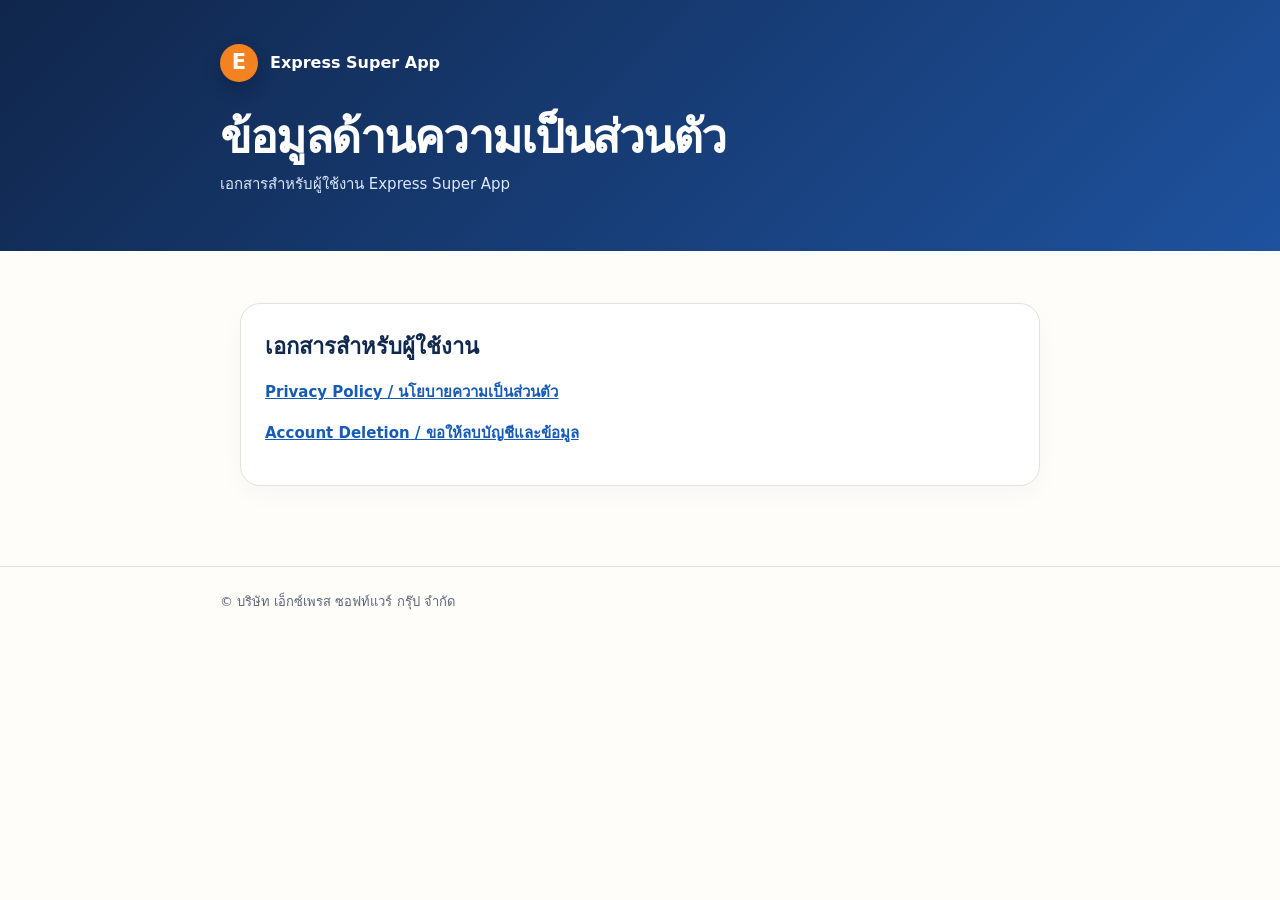
<file: index.html>
<!doctype html><html lang="th"><head><meta charset="utf-8"><meta name="viewport" content="width=device-width,initial-scale=1"><title>Express Super App — Legal</title><link rel="stylesheet" href="assets/site.css"></head><body><header><div class="wrap"><div class="brand"><div class="mark">E</div>Express Super App</div><h1>ข้อมูลด้านความเป็นส่วนตัว</h1><p class="lede">เอกสารสำหรับผู้ใช้งาน Express Super App</p></div></header><main class="wrap"><section><h2>เอกสารสำหรับผู้ใช้งาน</h2><p><a href="privacy/">Privacy Policy / นโยบายความเป็นส่วนตัว</a></p><p><a href="account-deletion/">Account Deletion / ขอให้ลบบัญชีและข้อมูล</a></p></section></main><footer><div class="wrap">© <span data-company></span></div></footer><script src="site-config.js"></script><script src="assets/site.js"></script></body></html>
</file>
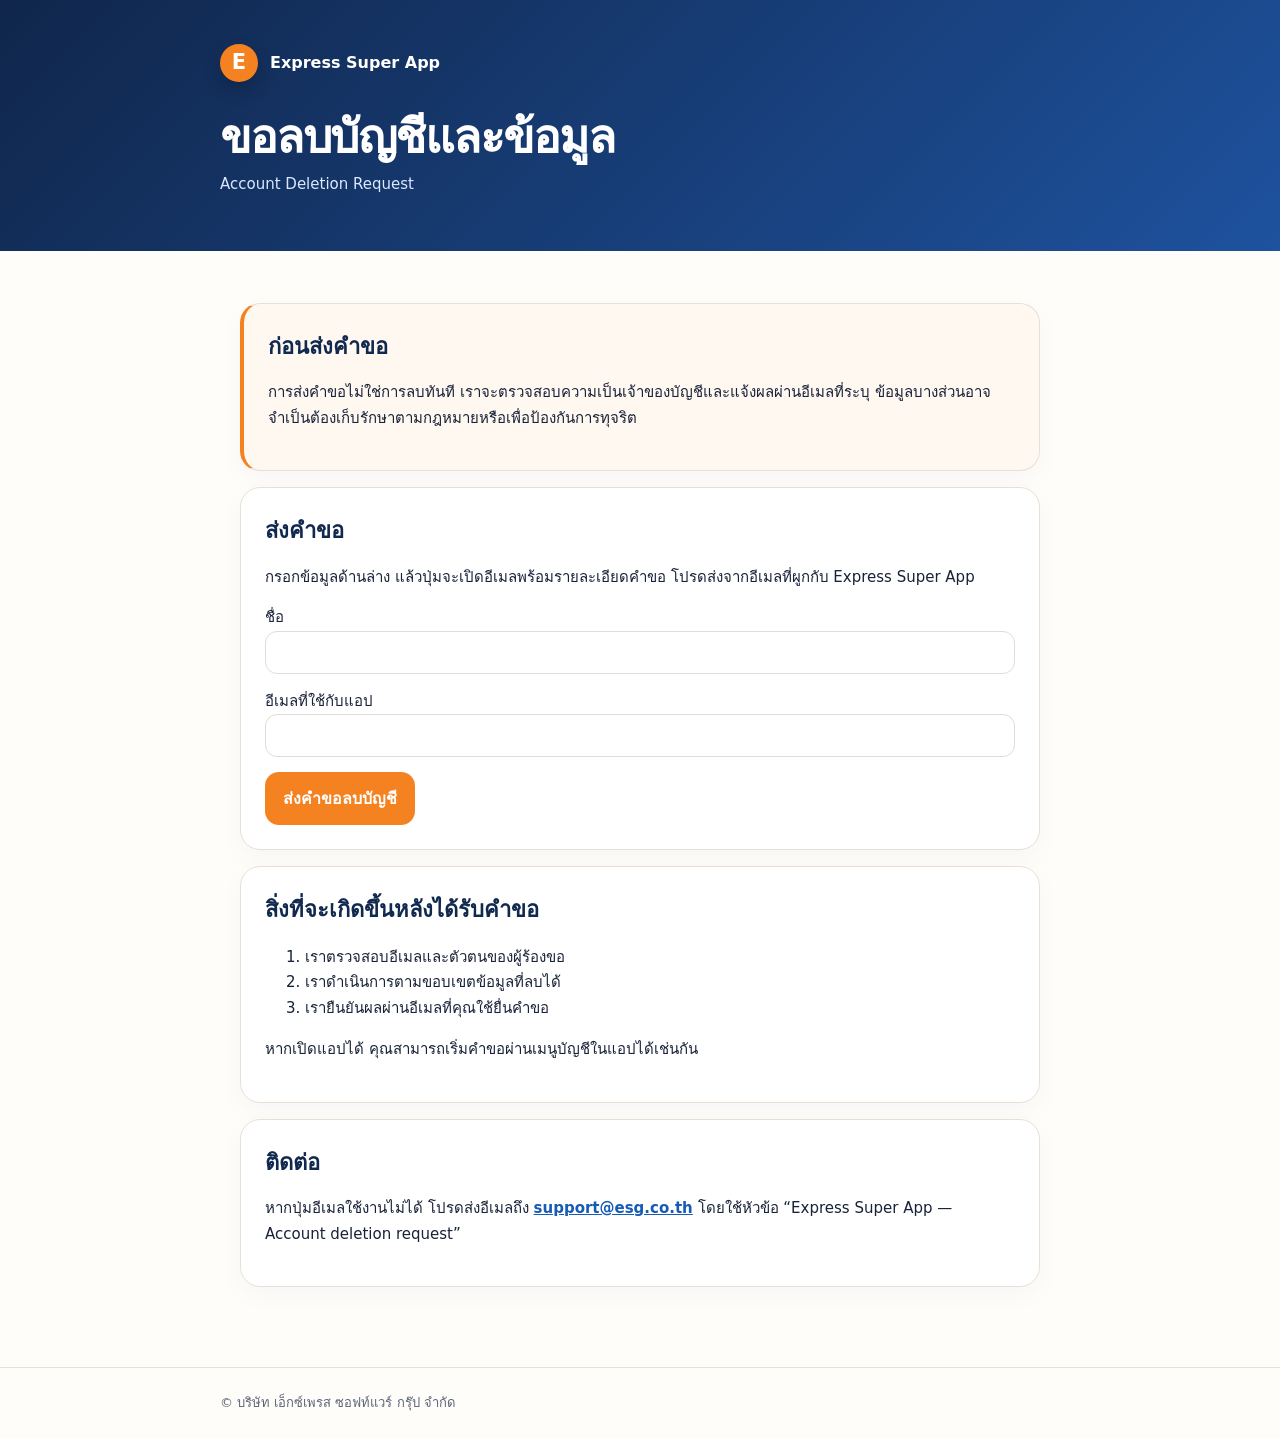
<file: account-deletion/index.html>
<!doctype html><html lang="th"><head><meta charset="utf-8"><meta name="viewport" content="width=device-width,initial-scale=1"><title>Account Deletion — Express Super App</title><link rel="stylesheet" href="../assets/site.css"></head><body><header><div class="wrap"><div class="brand"><div class="mark">E</div>Express Super App</div><h1>ขอลบบัญชีและข้อมูล</h1><p class="lede">Account Deletion Request</p></div></header><main class="wrap"><section class="notice"><h2>ก่อนส่งคำขอ</h2><p>การส่งคำขอไม่ใช่การลบทันที เราจะตรวจสอบความเป็นเจ้าของบัญชีและแจ้งผลผ่านอีเมลที่ระบุ ข้อมูลบางส่วนอาจจำเป็นต้องเก็บรักษาตามกฎหมายหรือเพื่อป้องกันการทุจริต</p></section><section><h2>ส่งคำขอ</h2><p>กรอกข้อมูลด้านล่าง แล้วปุ่มจะเปิดอีเมลพร้อมรายละเอียดคำขอ โปรดส่งจากอีเมลที่ผูกกับ Express Super App</p><p><label for="name">ชื่อ</label><br><input id="name" style="width:100%;padding:13px;border:1px solid #ddd;border-radius:12px" autocomplete="name"></p><p><label for="email">อีเมลที่ใช้กับแอป</label><br><input id="email" type="email" style="width:100%;padding:13px;border:1px solid #ddd;border-radius:12px" autocomplete="email"></p><p id="validation" style="color:#b42318;font-weight:700"></p><button class="cta" data-deletion-request>ส่งคำขอลบบัญชี</button></section><section><h2>สิ่งที่จะเกิดขึ้นหลังได้รับคำขอ</h2><ol><li>เราตรวจสอบอีเมลและตัวตนของผู้ร้องขอ</li><li>เราดำเนินการตามขอบเขตข้อมูลที่ลบได้</li><li>เรายืนยันผลผ่านอีเมลที่คุณใช้ยื่นคำขอ</li></ol><p>หากเปิดแอปได้ คุณสามารถเริ่มคำขอผ่านเมนูบัญชีในแอปได้เช่นกัน</p></section><section><h2>ติดต่อ</h2><p>หากปุ่มอีเมลใช้งานไม่ได้ โปรดส่งอีเมลถึง <a data-support-email></a> โดยใช้หัวข้อ “Express Super App — Account deletion request”</p></section></main><footer><div class="wrap">© <span data-company></span></div></footer><script src="../site-config.js"></script><script src="../assets/site.js"></script></body></html>
</file>
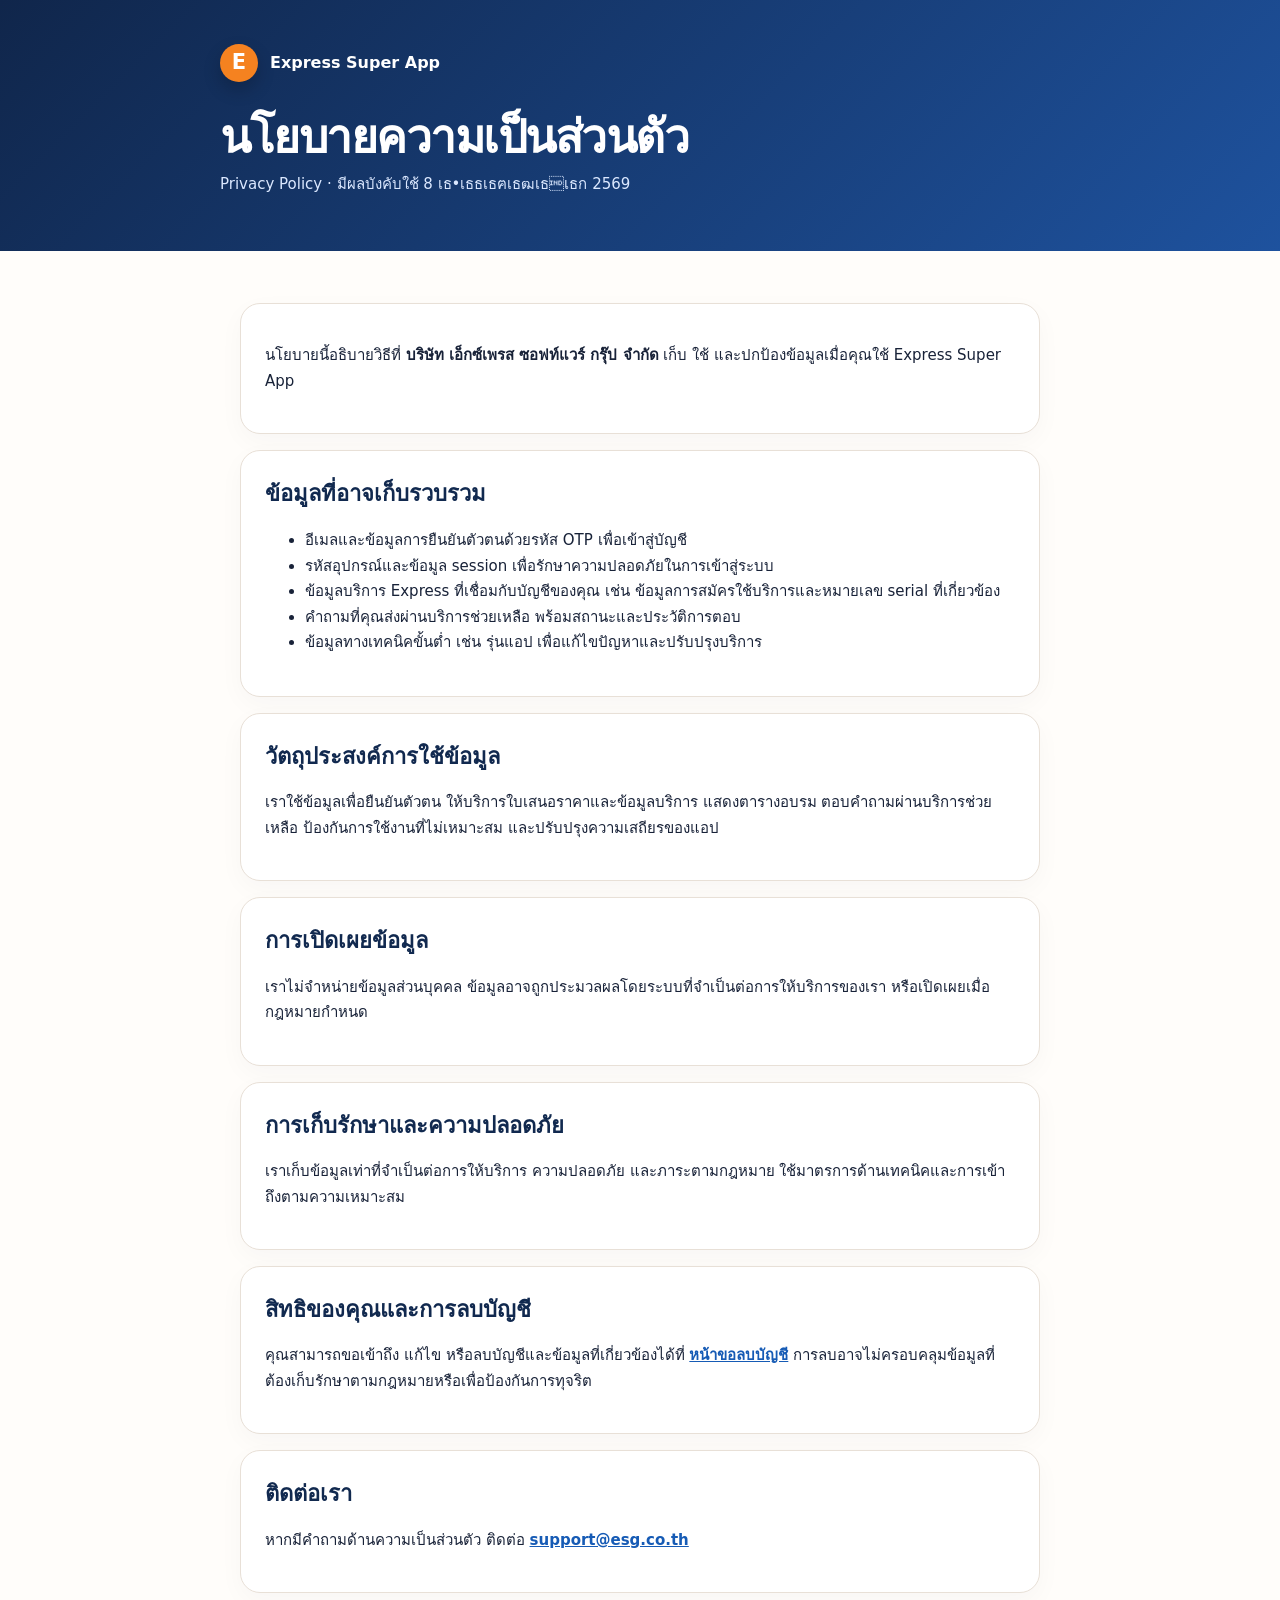
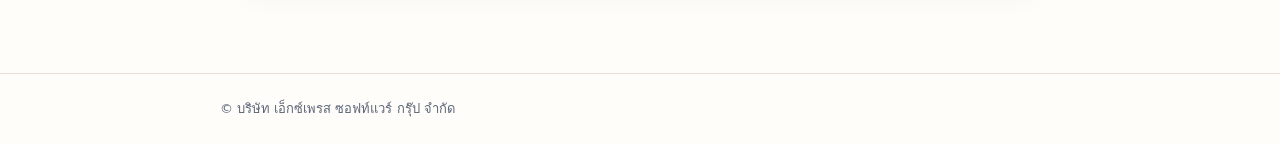
<file: privacy/index.html>
<!doctype html><html lang="th"><head><meta charset="utf-8"><meta name="viewport" content="width=device-width,initial-scale=1"><title>Privacy Policy — Express Super App</title><link rel="stylesheet" href="../assets/site.css"></head><body><header><div class="wrap"><div class="brand"><div class="mark">E</div>Express Super App</div><h1>นโยบายความเป็นส่วนตัว</h1><p class="lede">Privacy Policy · มีผลบังคับใช้ <span data-effective></span></p></div></header><main class="wrap"><section><p>นโยบายนี้อธิบายวิธีที่ <strong data-company></strong> เก็บ ใช้ และปกป้องข้อมูลเมื่อคุณใช้ Express Super App</p></section><section><h2>ข้อมูลที่อาจเก็บรวบรวม</h2><ul><li>อีเมลและข้อมูลการยืนยันตัวตนด้วยรหัส OTP เพื่อเข้าสู่บัญชี</li><li>รหัสอุปกรณ์และข้อมูล session เพื่อรักษาความปลอดภัยในการเข้าสู่ระบบ</li><li>ข้อมูลบริการ Express ที่เชื่อมกับบัญชีของคุณ เช่น ข้อมูลการสมัครใช้บริการและหมายเลข serial ที่เกี่ยวข้อง</li><li>คำถามที่คุณส่งผ่านบริการช่วยเหลือ พร้อมสถานะและประวัติการตอบ</li><li>ข้อมูลทางเทคนิคขั้นต่ำ เช่น รุ่นแอป เพื่อแก้ไขปัญหาและปรับปรุงบริการ</li></ul></section><section><h2>วัตถุประสงค์การใช้ข้อมูล</h2><p>เราใช้ข้อมูลเพื่อยืนยันตัวตน ให้บริการใบเสนอราคาและข้อมูลบริการ แสดงตารางอบรม ตอบคำถามผ่านบริการช่วยเหลือ ป้องกันการใช้งานที่ไม่เหมาะสม และปรับปรุงความเสถียรของแอป</p></section><section><h2>การเปิดเผยข้อมูล</h2><p>เราไม่จำหน่ายข้อมูลส่วนบุคคล ข้อมูลอาจถูกประมวลผลโดยระบบที่จำเป็นต่อการให้บริการของเรา หรือเปิดเผยเมื่อกฎหมายกำหนด</p></section><section><h2>การเก็บรักษาและความปลอดภัย</h2><p>เราเก็บข้อมูลเท่าที่จำเป็นต่อการให้บริการ ความปลอดภัย และภาระตามกฎหมาย ใช้มาตรการด้านเทคนิคและการเข้าถึงตามความเหมาะสม</p></section><section><h2>สิทธิของคุณและการลบบัญชี</h2><p>คุณสามารถขอเข้าถึง แก้ไข หรือลบบัญชีและข้อมูลที่เกี่ยวข้องได้ที่ <a href="../account-deletion/">หน้าขอลบบัญชี</a> การลบอาจไม่ครอบคลุมข้อมูลที่ต้องเก็บรักษาตามกฎหมายหรือเพื่อป้องกันการทุจริต</p></section><section><h2>ติดต่อเรา</h2><p>หากมีคำถามด้านความเป็นส่วนตัว ติดต่อ <a data-support-email></a></p></section></main><footer><div class="wrap">© <span data-company></span></div></footer><script src="../site-config.js"></script><script src="../assets/site.js"></script></body></html>
</file>
<file: assets/site.css>
:root { --navy:#11294f; --orange:#f58220; --cream:#fff8f1; --ink:#182238; --muted:#5c6678; --line:#e8e0d7; }
* { box-sizing:border-box; } body { margin:0; font-family:Inter,system-ui,-apple-system,"Noto Sans Thai",sans-serif; color:var(--ink); background:#fffdfa; line-height:1.7; }
header { color:#fff; background:linear-gradient(135deg,#10264b,#1e529e); padding:44px 20px 54px; } .wrap { max-width:840px; margin:auto; } .brand { display:flex; align-items:center; gap:12px; font-weight:800; } .mark { width:38px; height:38px; border-radius:50%; background:var(--orange); display:grid; place-items:center; font-weight:900; font-size:21px; box-shadow:0 8px 18px #0003; } h1 { font-size:clamp(30px,6vw,46px); letter-spacing:-1.5px; line-height:1.12; margin:30px 0 8px; } .lede { color:#dbe8ff; margin:0; } main { padding:36px 20px 64px; } section, .panel { background:#fff; border:1px solid var(--line); border-radius:20px; padding:24px; margin:16px 0; box-shadow:0 8px 26px #12284a08; } h2 { margin:0 0 8px; color:var(--navy); font-size:22px; } h3 { margin-top:20px; font-size:17px; } p,li { font-size:15px; } .meta { color:var(--muted); font-size:14px; } a { color:#165bb5; font-weight:700; } .cta { display:inline-flex; align-items:center; gap:8px; border:0; border-radius:14px; padding:14px 18px; background:var(--orange); color:white; font-size:16px; font-weight:800; cursor:pointer; text-decoration:none; } .notice { background:var(--cream); border-left:4px solid var(--orange); } footer { border-top:1px solid var(--line); padding:24px 20px; color:var(--muted); font-size:13px; } @media(max-width:520px) { section,.panel{padding:20px;} header{padding-top:32px;} }
</file>
